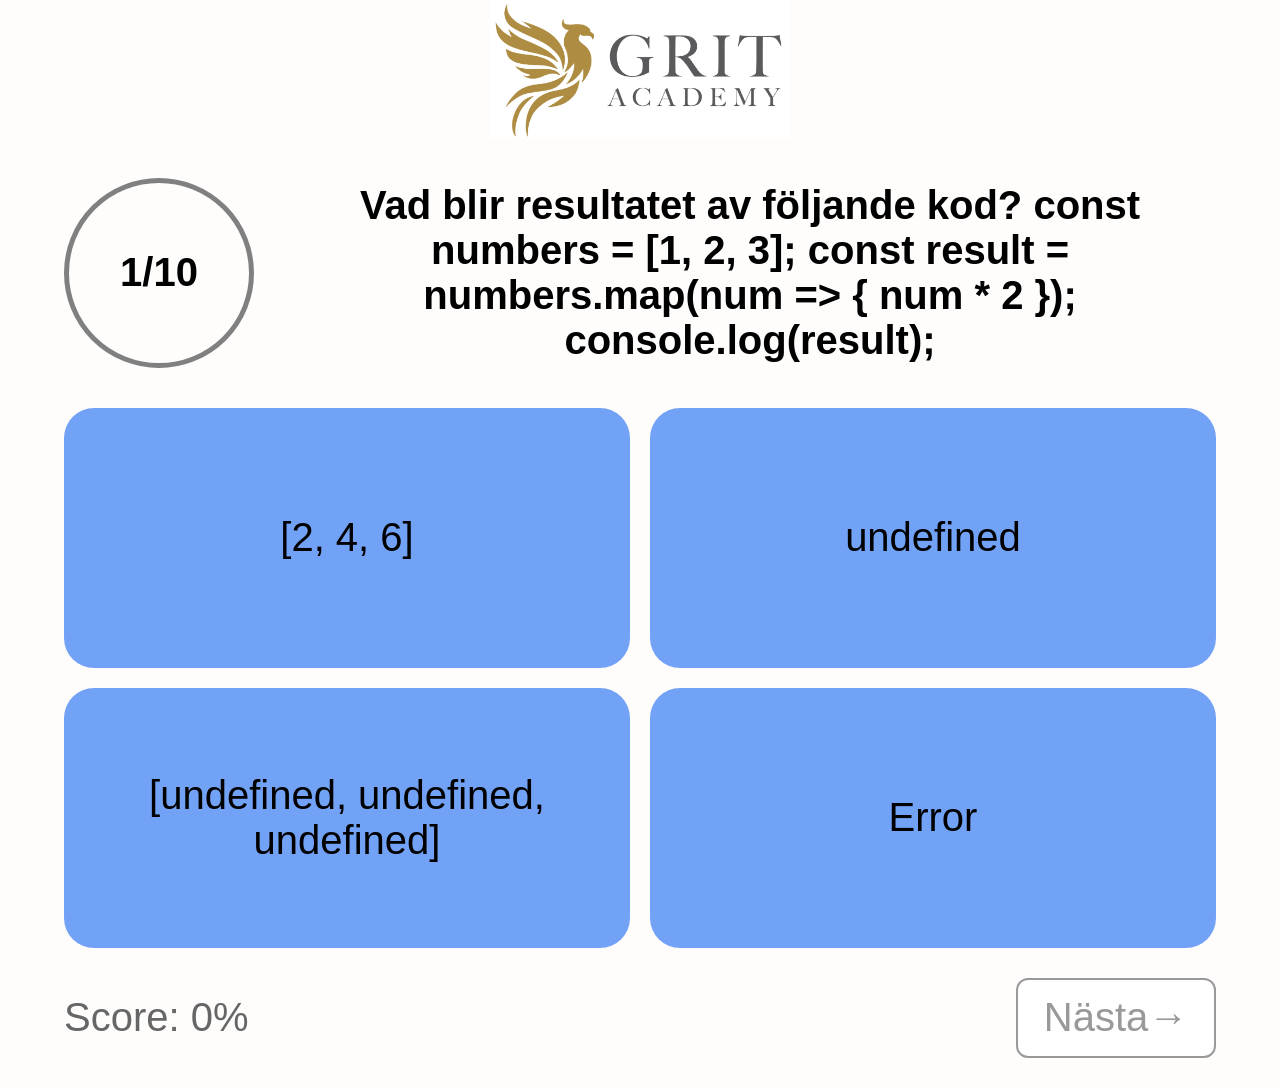
<file: index.html>
<!-- Author: Grit Academy: Abdalla A, Andreas H, Jeongsook P -->

<!DOCTYPE html>
<html lang="sv">

<head>
    <meta charset="UTF-8">
    <meta name="viewport" content="width=device-width, initial-scale=1.0">
    <link rel="stylesheet" href="styles/index.css">
    <title>Quiz Spel grupp 2</title>
</head>

<body>
    <!-- Header -->
    <header class="quiz-header">
        <img src="images/logo-grit.png" alt="Grit logo" class="quiz-logo">
    </header>

    <main class="quiz-container" id="quiz-container">

        <!-- Progress-->
        <div class="top-row">
            <div class="progress-circle" aria-live="polite" aria-label="progress i quizet"><span id="progress">1</span>/<span id="total">10</span></div>

            <div class="question-box" id="question" aria-live="polite" aria-label="Aktuell fråga">
                Frågor
            </div>
        </div>

        <!-- Answer Buttons -->
        <form class="answers" id="answers" aria-labelledby="question">  
            <button class="answer-btn" type="submit" aria-label="Svar 1">Answer 1</button>
            <button class="answer-btn" type="submit" aria-label="Svar 2">Answer 2</button>
            <button class="answer-btn" type="submit" aria-label="Svar 3">Answer 3</button>
            <button class="answer-btn" type="submit" aria-label="Svar 4">Answer 4</button>
        </form>
         
        <!-- Score and Next Buttons -->
        <div class="bottom-row">
            <div class="score" id="score" aria-live="polite" aria-label="actual result">Poäng: 0%</div>

            <div class="buttons">
                <button class="next-btn" aria-label="Gå till nästa fråga" id="nextBtn" disabled>Nästa</button>
            </div>
        </div>

    </main>

    <!-- Result Section -->
    <section id="result" class="result hidden" aria-labelledby="result-heading">
        <h2>Resultat</h2>
        <p id="result-score"></p>

        <button id="restartBtn" aria-label="Starta om quizet"> Starta om</button>

        <div class="summary-item" id="summary" aria-live="polite"></div>
    </section>

    <script src="scripts/objects.js"></script>
    <script src="scripts/index.js"></script>

</body>

</html>

<!--aria-live = "polite" för att automatiskt läsa upp ändringar i skärmen ; 
väntar på att användaren är klar med att läsa upp   -->
</file>
<file: styles/index.css>
/* global accessbility */
:focus-visible {
    outline: 3px solid #000;
    outline-offset: 4px;
    box-shadow: 0 0 0 6px rgba(114, 162, 245, 0.35);
    border-radius: 8px;
}


/* general styling */
html {
    font-family: Arial, sans-serif;
    font-size: 16px;
}

body {
    width: 100%;
    margin: 0;
    background-color: #fffcfc;
}

/* ----------------------------------------- */
.quiz-header {
    display: flex;
    justify-content: center;
    margin-bottom: 20px;
}

.quiz-logo {
    max-width: 300px;
    height: auto;
    display: block;
}


/* quiz container */
.quiz-container {
    width: 90%;
    max-width: 1200px;
    margin: 30px auto;
}

.top-row {
    display: flex;
    gap: 30px;
    align-items: center;
    margin-bottom: 30px;
}

.progress-circle {
    width: 180px;
    height: 180px;
    border: 5px solid gray;
    border-radius: 50%;
    display: flex;
    justify-content: center;
    align-items: center;
    font-size: 2.5rem;
    font-weight: bold;
    flex-shrink: 0;
}

.question-box {
    width: 100%;
    min-height: 120px;
    border: transparent;
    border-radius: 20px;
    display: flex;
    justify-content: center;
    align-items: center;
    text-align: center;
    font-size: 2.5rem;
    font-weight: bold;
    padding: 15px;
    margin: 0;
}
/* ----------------------------------------- */


/* answers */
.answers {
    display: grid;
    grid-template-columns: 1fr 1fr;
    gap: 20px;
}

.answer-btn {
    height: 260px;
    border: transparent;
    background-color: #72a2f5;
    cursor: pointer;
    border-radius: 30px;
    font-size: 2.5rem;
}

.answer-btn:hover {
    opacity: 0.7;
}

.correct {
    background-color: #7ed957;
}

.wrong {
    background-color: #ff6b6b;
}

.answer-btn:disabled {
    cursor: not-allowed;
    opacity: 0.6;
}
/* ----------------------------------------- */


/* nedre del */
.bottom-row {
    margin-top: 30px;
    display: flex;
    justify-content: space-between;
    align-items: center;
}

.score {
    color: #666;
    font-size: 2.5rem;
}


.buttons {
    display: flex;
    gap: 15px;
}

.next-btn {
    width: 200px;
    height: 80px;
    border: 2px solid gray;
    border-radius: 12px;
    cursor: pointer;
    background-color: white;
    display: flex;
    justify-content: center;
    align-items: center;
    font-size: 2.5rem;
}

.next-btn::after {
    content: " →";
}

.next-btn:disabled {
    color: #999;
    border-color: #999;
    cursor: not-allowed;
}

section {
    width: 90%;
    margin: 20px auto;
    padding: 20px;
    border-radius: 20px;
    background-color: #fffcfc;
}

.result {
    width: 90%;
    margin: 30px auto;
    text-align: center;
    font-size: 2rem;
}

.hidden {
    display: none;
}

#restartBtn {
    margin-top: 20px;
    padding: 15px 25px;
    border-radius: 10px;
    border: 2px solid gray;
    cursor: pointer;
    background: white;
    font-size: 2rem;
}

/* ----------------------------------------- */
/* Slutresultat */
#summary {
    width: 90%;
    margin: 30px auto;
    padding: 20px;
    border-radius: 20px;
    background-color: #fffcfc;
}   

.summary-item { 
    width: 90%;
    margin-bottom: 20px;
    padding: 15px;
    border-radius: 15px;
    background-color: #d5d3d3;
    text-align: left;
}


/* ----------------------------------------- */
/* mobile-first */
@media (max-width: 900px) {
    .quiz-container {
        width: 95%;
        margin: 20px auto;
    }

    .quiz-header {
        margin-bottom: 15px;
    }

    .quiz-logo {
        max-width: 320px;
    }

    .top-row {
        flex-direction: column;
        gap: 20px;
        align-items: center;
    }

    .question-box {
        width: 100%;
        min-height: 120px;
        padding: 15px;
        border-radius: 20px;
    }

    .progress-circle {
        width: 110px;
        height: 110px;
    }

    .answers {
        grid-template-columns: 1fr;
        gap: 15px;
    }

    .answer-btn {
        width: 100%;
        height: 100px;
    }

    .bottom-row {
        flex-direction: column;
        align-items: center;
        gap: 20px;
        margin-top: 25px;
    }

    .score {
        text-align: center;
        font-size: 2.5rem;
    }

    .buttons {
        width: 100%;
        display: flex;
        justify-content: center;
        gap: 10px;
        flex-wrap: wrap;
    }

    .next-btn {
        width: 140px;
        height: 60px;
    }

    .next-btn::after {
        content: " →";
    }



}
</file>
